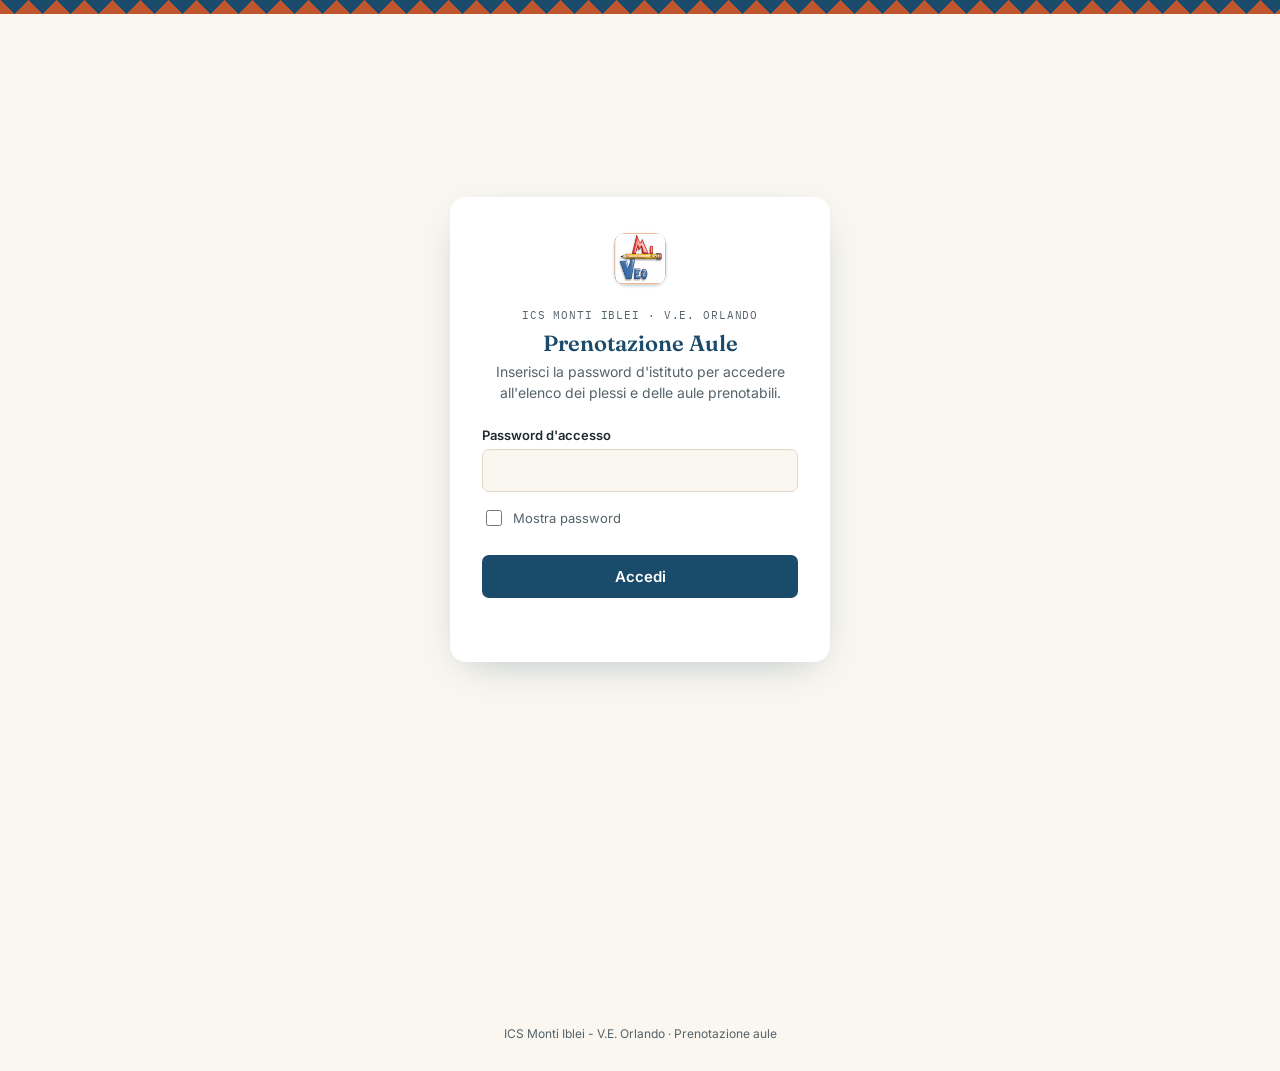
<file: index.html>
<!DOCTYPE html>
<html lang="it">
<head>
<meta charset="UTF-8">
<meta name="viewport" content="width=device-width, initial-scale=1.0">
<title>Prenotazione Aule — ICS Monti Iblei - V.E. Orlando</title>
<link rel="icon" href="icons/favicon.ico" sizes="any">
<link rel="icon" type="image/png" sizes="32x32" href="icons/icon-32.png">
<link rel="icon" type="image/png" sizes="192x192" href="icons/icon-192.png">
<link rel="apple-touch-icon" href="icons/icon-180.png">
<link rel="manifest" href="manifest.json">
<meta name="theme-color" content="#1B4B6B">
<link rel="preconnect" href="https://fonts.googleapis.com">
<link href="https://fonts.googleapis.com/css2?family=Fraunces:wght@500;600;700&family=Inter:wght@400;500;600;700&family=IBM+Plex+Mono:wght@400;500&display=swap" rel="stylesheet">
<link rel="stylesheet" href="style.css">
</head>
<body>

<div class="tile-band" aria-hidden="true"></div>

<header class="app-header hidden" id="app-header">
  <div class="brand">
    <div class="brand-mark"><img src="icons/icon-192.png" alt="Logo ICS Monti Iblei - V.E. Orlando"></div>
    <div class="brand-text">
      <span class="eyebrow">ICS Monti Iblei · V.E. Orlando</span>
      <h1>Prenotazione Aule</h1>
    </div>
  </div>
  <div class="header-actions">
    <button class="btn-logout" id="btn-logout" type="button">Esci</button>
  </div>
</header>

<main>

  <!-- ============================================================ -->
  <!-- VISTA: LOGIN                                                   -->
  <!-- ============================================================ -->
  <section class="view" id="view-login">
    <div class="login-card">
      <div class="brand-mark"><img src="icons/icon-192.png" alt="Logo ICS Monti Iblei - V.E. Orlando"></div>
      <span class="eyebrow">ICS Monti Iblei · V.E. Orlando</span>
      <h2>Prenotazione Aule</h2>
      <p class="sub">Inserisci la password d'istituto per accedere all'elenco dei plessi e delle aule prenotabili.</p>
      <form id="login-form" novalidate>
        <div class="field">
          <label for="login-password">Password d'accesso</label>
          <input type="password" id="login-password" name="password" autocomplete="current-password" required autofocus>
        </div>
        <div class="show-password-row">
          <input type="checkbox" id="login-show-password">
          <label for="login-show-password">Mostra password</label>
        </div>
        <button type="submit" class="btn-primary">Accedi</button>
        <div class="login-error" id="login-error" role="alert"></div>
      </form>
    </div>
  </section>

  <!-- ============================================================ -->
  <!-- VISTA: ELENCO PLESSI                                           -->
  <!-- ============================================================ -->
  <section class="view" id="view-plessi">
    <div class="view-heading">
      <h2>Seleziona un plesso</h2>
      <p>Scegli il plesso per vedere le aule prenotabili e la loro disponibilità.</p>
    </div>
    <div class="card-grid" id="plessi-grid"></div>
  </section>

  <!-- ============================================================ -->
  <!-- VISTA: ELENCO AULE                                             -->
  <!-- ============================================================ -->
  <section class="view" id="view-aule">
    <button type="button" class="btn-back" data-nav="plessi">&larr; Torna ai plessi</button>
    <nav class="crumbs" aria-label="percorso">
      <button type="button" data-nav="plessi">Plessi</button>
      <span class="sep">/</span>
      <span class="current" id="aule-plesso-crumb"></span>
    </nav>
    <div class="view-heading">
      <h2 id="aule-plesso-nome"></h2>
      <p>Scegli l'aula da prenotare. Se disponibile, potrai vedere in anteprima il calendario con gli impegni già fissati.</p>
    </div>
    <div class="card-grid" id="aule-grid"></div>
  </section>

  <!-- ============================================================ -->
  <!-- VISTA: PRENOTAZIONE AULA                                       -->
  <!-- ============================================================ -->
  <section class="view" id="view-prenota">
    <button type="button" class="btn-back" data-nav="aule">&larr; Torna alle aule</button>
    <nav class="crumbs" aria-label="percorso">
      <button type="button" data-nav="plessi">Plessi</button>
      <span class="sep">/</span>
      <button type="button" data-nav="aule" id="prenota-plesso-crumb"></button>
      <span class="sep">/</span>
      <span class="current" id="prenota-aula-crumb"></span>
    </nav>

    <div class="view-heading">
      <h2 id="prenota-aula-nome"></h2>
      <p>Verifica la disponibilità e invia la richiesta di prenotazione all'amministratore digitale.</p>
    </div>

    <!-- Modalità A: link diretto a pagina di pianificazione Google Calendar -->
    <div class="panel" id="prenota-direct-mode">
      <div class="panel-head">
        <h3>Prenota questa aula</h3>
        <span class="badge hidden" id="prenota-capienza-badge-direct"></span>
      </div>
      <div class="form-body" style="text-align:center;">
        <div class="notice" style="text-align:left;">
          <svg width="16" height="16" viewBox="0 0 24 24" fill="none" stroke="currentColor" stroke-width="2"><circle cx="12" cy="12" r="10"/><line x1="12" y1="8" x2="12" y2="12"/><line x1="12" y1="16" x2="12.01" y2="16"/></svg>
          <span>Si aprirà la pagina di Google Calendar dell'aula: lì potrai vedere gli orari liberi e prenotare direttamente, senza bisogno di ulteriori richieste.</span>
        </div>
        <a class="btn-cta" id="prenota-direct-link" href="#" target="_blank" rel="noopener" style="text-decoration:none; display:inline-flex;">
          Apri il calendario e prenota
        </a>
      </div>
    </div>

    <!-- Modalità B/C: anteprima calendario incorporata + modulo di richiesta -->
    <div class="booking-layout" id="prenota-form-mode">

      <!-- Anteprima calendario -->
      <div class="panel">
        <div class="panel-head">
          <h3>Disponibilità</h3>
          <span class="badge hidden" id="prenota-capienza-badge"></span>
        </div>
        <div class="calendar-frame-wrap" id="calendar-frame-wrap"></div>
        <div class="calendar-empty" id="calendar-empty">
          Per questa aula non è ancora stato collegato un calendario Google.
          Puoi comunque inviare la richiesta di prenotazione qui a fianco:
          l'amministratore digitale verificherà la disponibilità.
        </div>
      </div>

      <!-- Modulo di richiesta -->
      <div class="panel">
        <div class="panel-head">
          <h3>Richiedi la prenotazione</h3>
        </div>
        <div class="form-body">

          <div class="notice">
            <svg width="16" height="16" viewBox="0 0 24 24" fill="none" stroke="currentColor" stroke-width="2"><circle cx="12" cy="12" r="10"/><line x1="12" y1="8" x2="12" y2="12"/><line x1="12" y1="16" x2="12.01" y2="16"/></svg>
            <span id="prenota-notice-text"></span>
          </div>

          <form id="booking-form" novalidate>
            <div class="field">
              <label for="bk-nome">Nome e cognome *</label>
              <input type="text" id="bk-nome" required>
            </div>
            <div class="field">
              <label for="bk-classe">Classe / sezione</label>
              <input type="text" id="bk-classe" placeholder="es. 3ª B">
            </div>
            <div class="field">
              <label for="bk-data">Data *</label>
              <input type="date" id="bk-data" required>
            </div>
            <div class="form-row">
              <div class="field">
                <label for="bk-ora-inizio">Ora inizio *</label>
                <input type="time" id="bk-ora-inizio" required value="09:00">
              </div>
              <div class="field">
                <label for="bk-ora-fine">Ora fine *</label>
                <input type="time" id="bk-ora-fine" required value="10:00">
              </div>
            </div>
            <div class="field">
              <label for="bk-motivo">Motivo della prenotazione</label>
              <textarea id="bk-motivo" rows="2" placeholder="es. Attività di laboratorio"></textarea>
            </div>

            <div class="submit-row">
              <button type="submit" class="btn-cta">
                Apri richiesta su Google Calendar
              </button>
              <span class="cta-caption">Si aprirà una nuova scheda: dovrai premere "Salva" per inviare l'invito all'amministratore digitale.</span>
            </div>
            <div class="login-error" id="booking-error" role="alert"></div>
          </form>
        </div>
      </div>

    </div>
  </section>

</main>

<footer class="app-footer">
  ICS Monti Iblei - V.E. Orlando &middot; Prenotazione aule
</footer>

<script src="config.js"></script>
<script src="app.js"></script>
</body>
</html>
</file>
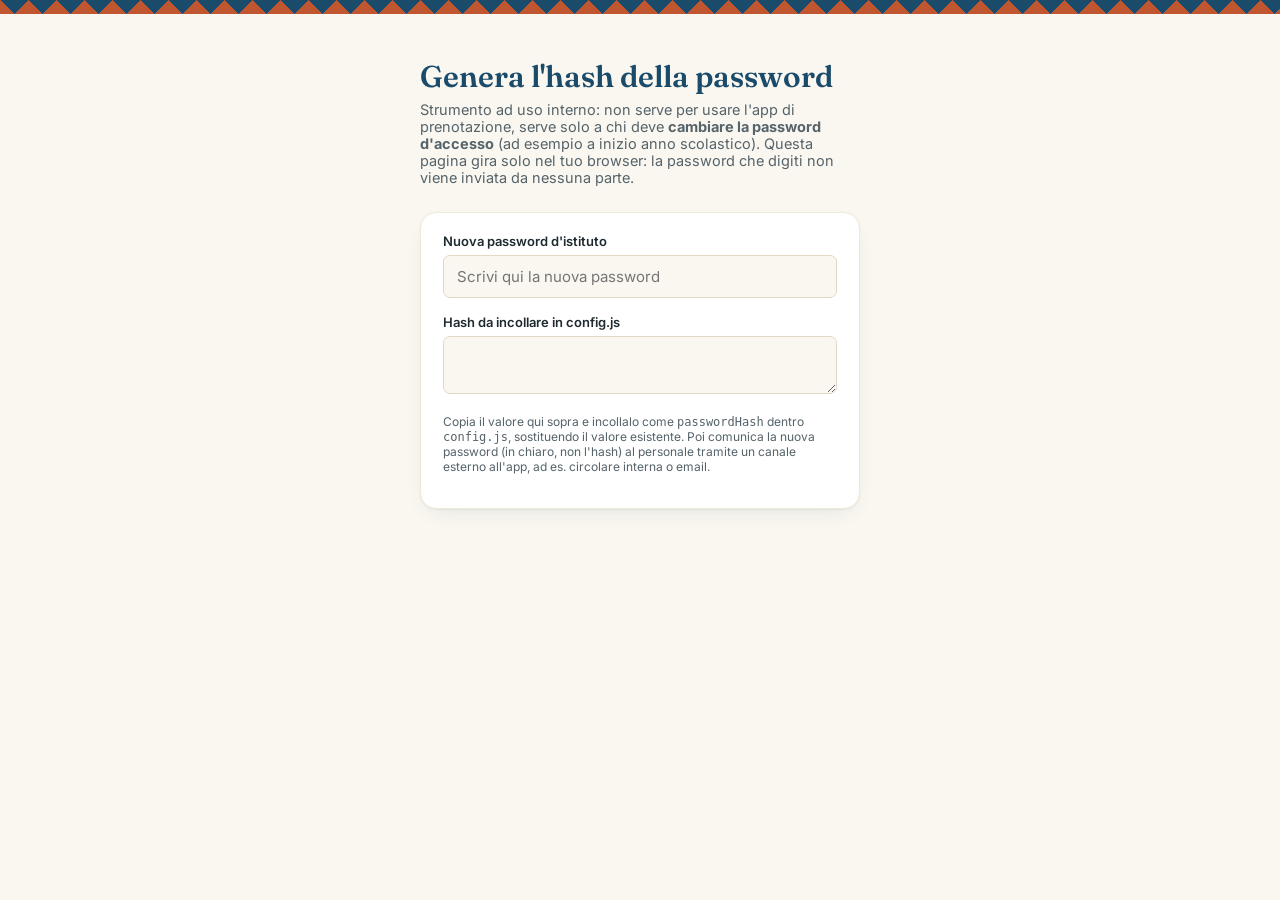
<file: genera-hash.html>
<!DOCTYPE html>
<html lang="it">
<head>
<meta charset="UTF-8">
<meta name="viewport" content="width=device-width, initial-scale=1.0">
<title>Genera hash password — Prenotazione Aule</title>
<link rel="preconnect" href="https://fonts.googleapis.com">
<link href="https://fonts.googleapis.com/css2?family=Fraunces:wght@600&family=Inter:wght@400;500;600&family=IBM+Plex+Mono:wght@400;500&display=swap" rel="stylesheet">
<link rel="stylesheet" href="style.css">
</head>
<body>
<div class="tile-band" aria-hidden="true"></div>
<main style="max-width:520px;">
  <div class="view-heading">
    <h2>Genera l'hash della password</h2>
    <p>
      Strumento ad uso interno: non serve per usare l'app di prenotazione,
      serve solo a chi deve <strong>cambiare la password d'accesso</strong>
      (ad esempio a inizio anno scolastico). Questa pagina gira solo nel tuo
      browser: la password che digiti non viene inviata da nessuna parte.
    </p>
  </div>

  <div class="panel">
    <div class="form-body">
      <div class="field">
        <label for="pwd">Nuova password d'istituto</label>
        <input type="text" id="pwd" placeholder="Scrivi qui la nuova password">
      </div>
      <div class="field">
        <label for="hash">Hash da incollare in config.js</label>
        <textarea id="hash" rows="2" readonly style="font-family: var(--font-mono); font-size: 13px;"></textarea>
      </div>
      <p class="helper">
        Copia il valore qui sopra e incollalo come <code>passwordHash</code>
        dentro <code>config.js</code>, sostituendo il valore esistente.
        Poi comunica la nuova password (in chiaro, non l'hash) al personale
        tramite un canale esterno all'app, ad es. circolare interna o email.
      </p>
    </div>
  </div>
</main>

<script>
async function sha256Hex(text) {
  return sha256(text);
}

function sha256(message) {
  function rightRotate(value, amount) {
    return (value >>> amount) | (value << (32 - amount));
  }

  var mathPow = Math.pow;
  var maxWord = mathPow(2, 32);
  var lengthProperty = "length";
  var i, j;
  var result = "";

  var words = [];
  message = unescape(encodeURIComponent(message));
  var asciiBitLength = message[lengthProperty] * 8;

  var hash = sha256.h = sha256.h || [];
  var k = sha256.k = sha256.k || [];
  var primeCounter = k[lengthProperty];

  var isComposite = {};
  for (var candidate = 2; primeCounter < 64; candidate++) {
    if (!isComposite[candidate]) {
      for (i = 0; i < 313; i += candidate) {
        isComposite[i] = candidate;
      }
      hash[primeCounter] = (mathPow(candidate, 0.5) * maxWord) | 0;
      k[primeCounter++] = (mathPow(candidate, 1 / 3) * maxWord) | 0;
    }
  }

  message += "\x80";
  while (message[lengthProperty] % 64 - 56) message += "\x00";
  for (i = 0; i < message[lengthProperty]; i++) {
    j = message.charCodeAt(i);
    if (j >> 8) return;
    words[i >> 2] |= j << ((3 - i) % 4) * 8;
  }
  words[words[lengthProperty]] = (asciiBitLength / maxWord) | 0;
  words[words[lengthProperty]] = asciiBitLength;

  for (j = 0; j < words[lengthProperty];) {
    var w = words.slice(j, j += 16);
    var oldHash = hash;
    hash = hash.slice(0, 8);

    for (i = 0; i < 64; i++) {
      var w15 = w[i - 15], w2 = w[i - 2];
      var a = hash[0], e = hash[4];
      var temp1 = hash[7]
        + (rightRotate(e, 6) ^ rightRotate(e, 11) ^ rightRotate(e, 25))
        + ((e & hash[5]) ^ ((~e) & hash[6]))
        + k[i]
        + (w[i] = (i < 16) ? w[i] : (
            w[i - 16]
            + (rightRotate(w15, 7) ^ rightRotate(w15, 18) ^ (w15 >>> 3))
            + w[i - 7]
            + (rightRotate(w2, 17) ^ rightRotate(w2, 19) ^ (w2 >>> 10))
          ) | 0
        );
      var temp2 = (rightRotate(a, 2) ^ rightRotate(a, 13) ^ rightRotate(a, 22))
        + ((a & hash[1]) ^ (a & hash[2]) ^ (hash[1] & hash[2]));

      hash = [(temp1 + temp2) | 0].concat(hash);
      hash[4] = (hash[4] + temp1) | 0;
    }

    for (i = 0; i < 8; i++) {
      hash[i] = (hash[i] + oldHash[i]) | 0;
    }
  }

  for (i = 0; i < 8; i++) {
    for (j = 3; j + 1; j--) {
      var b = (hash[i] >> (j * 8)) & 255;
      result += ((b < 16) ? 0 : "") + b.toString(16);
    }
  }
  return result;
}

const pwdInput = document.getElementById("pwd");
const hashBox = document.getElementById("hash");

pwdInput.addEventListener("input", async () => {
  if (!pwdInput.value) {
    hashBox.value = "";
    return;
  }
  hashBox.value = await sha256Hex(pwdInput.value);
});
</script>
</body>
</html>
</file>
<file: style.css>
/* ============================================================
   ICS Monti Iblei - V.E. Orlando — Prenotazione Aule
   Sistema di design: ceramica siciliana (maiolica di Caltagirone)
   applicata a un'interfaccia amministrativa sobria.
   ============================================================ */

:root {
  /* Colore */
  --blue-deep:   #1B4B6B; /* blu maiolica, primario */
  --blue-mid:    #2D6E8E; /* blu secondario, hover */
  --sun-yellow:  #E8A93A; /* giallo maiolica, accento */
  --terracotta:  #C0562F; /* terracotta, accento CTA, uso limitato */
  --cream:       #FAF7F0; /* sfondo caldo */
  --cream-panel: #FFFFFF; /* pannelli/carte */
  --ink:         #1F2A30; /* testo primario */
  --ink-soft:    #55636A; /* testo secondario */
  --line:        #E1D9C6; /* divisori */
  --line-soft:   #EFE9DA;
  --danger:      #B3402A;
  --success:     #2F7A4F;

  /* Tipografia */
  --font-display: "Fraunces", Georgia, serif;
  --font-body: "Inter", -apple-system, BlinkMacSystemFont, "Segoe UI", sans-serif;
  --font-mono: "IBM Plex Mono", "SFMono-Regular", Menlo, monospace;

  /* Layout */
  --radius-lg: 16px;
  --radius-md: 10px;
  --radius-sm: 7px;
  --shadow-card: 0 1px 2px rgba(27,75,107,0.06), 0 8px 24px -12px rgba(27,75,107,0.18);
  --shadow-pop: 0 12px 40px -16px rgba(27,75,107,0.35);
  --maxw: 1080px;
}

@media (prefers-reduced-motion: reduce) {
  * { animation-duration: 0.001ms !important; animation-iteration-count: 1 !important; transition-duration: 0.001ms !important; }
}

* { box-sizing: border-box; }

html, body {
  margin: 0;
  padding: 0;
  background: var(--cream);
  color: var(--ink);
  font-family: var(--font-body);
  min-height: 100vh;
}

body {
  display: flex;
  flex-direction: column;
}

h1, h2, h3 {
  font-family: var(--font-display);
  font-weight: 600;
  color: var(--blue-deep);
  margin: 0;
}

a { color: var(--blue-mid); }

button {
  font-family: var(--font-body);
  cursor: pointer;
}

button:focus-visible,
a:focus-visible,
input:focus-visible,
select:focus-visible,
textarea:focus-visible {
  outline: 3px solid var(--sun-yellow);
  outline-offset: 2px;
}

/* ---------- Motivo maiolica (elemento firma) ---------- */

.tile-band {
  height: 14px;
  width: 100%;
  background-image:
    linear-gradient(135deg, var(--blue-deep) 25%, transparent 25%),
    linear-gradient(225deg, var(--blue-deep) 25%, transparent 25%),
    linear-gradient(45deg, var(--sun-yellow) 25%, transparent 25%),
    linear-gradient(315deg, var(--sun-yellow) 25%, transparent 25%);
  background-position: 14px 0, 14px 0, 0 0, 0 0;
  background-size: 28px 28px;
  background-repeat: repeat-x;
  background-color: var(--terracotta);
  flex-shrink: 0;
}

/* ---------- Header applicativo ---------- */

.app-header {
  display: flex;
  align-items: center;
  justify-content: space-between;
  gap: 16px;
  padding: 18px clamp(16px, 4vw, 40px);
  border-bottom: 1px solid var(--line);
  background: var(--cream-panel);
}

.app-header .brand {
  display: flex;
  align-items: center;
  gap: 12px;
}

.brand-mark {
  width: 38px;
  height: 38px;
  border-radius: 9px;
  display: flex;
  align-items: center;
  justify-content: center;
  flex-shrink: 0;
  overflow: hidden;
  box-shadow: 0 1px 3px rgba(27,75,107,0.25);
}

.brand-mark img {
  width: 100%;
  height: 100%;
  object-fit: cover;
  display: block;
}

.brand-text .eyebrow {
  font-family: var(--font-mono);
  font-size: 11px;
  letter-spacing: 0.08em;
  text-transform: uppercase;
  color: var(--ink-soft);
  display: block;
}

.brand-text h1 {
  font-size: 19px;
  line-height: 1.2;
}

.header-actions {
  display: flex;
  align-items: center;
  gap: 10px;
}

.btn-logout {
  background: transparent;
  border: 1px solid var(--line);
  color: var(--ink-soft);
  padding: 8px 14px;
  border-radius: var(--radius-sm);
  font-size: 13px;
  transition: border-color .15s ease, color .15s ease;
}
.btn-logout:hover { border-color: var(--blue-mid); color: var(--blue-deep); }

/* ---------- Contenitore principale ---------- */

main {
  flex: 1;
  width: 100%;
  max-width: var(--maxw);
  margin: 0 auto;
  padding: clamp(20px, 4vw, 44px) clamp(16px, 4vw, 40px) 64px;
}

.view { display: none; }
.view.active { display: block; animation: rise .35s ease both; }

@keyframes rise {
  from { opacity: 0; transform: translateY(8px); }
  to   { opacity: 1; transform: translateY(0); }
}

/* ---------- Schermata di accesso ---------- */

#view-login {
  min-height: calc(100vh - 14px);
  align-items: center;
  justify-content: center;
  padding: 24px;
}

#view-login.active {
  display: flex;
}

.login-card {
  width: 100%;
  max-width: 380px;
  background: var(--cream-panel);
  border-radius: var(--radius-lg);
  box-shadow: var(--shadow-pop);
  padding: 36px 32px 32px;
  text-align: center;
  transform: translateY(-8vh);
}

@media (max-height: 640px) {
  .login-card {
    transform: translateY(-2vh);
  }
}

.login-card .brand-mark {
  margin: 0 auto 18px;
  width: 52px;
  height: 52px;
  border-radius: 12px;
}

.login-card .eyebrow {
  font-family: var(--font-mono);
  font-size: 11px;
  letter-spacing: 0.08em;
  text-transform: uppercase;
  color: var(--ink-soft);
}

.login-card h2 {
  font-size: 22px;
  margin: 6px 0 4px;
}

.login-card p.sub {
  color: var(--ink-soft);
  font-size: 14px;
  margin: 0 0 24px;
  line-height: 1.5;
}

.field {
  text-align: left;
  margin-bottom: 16px;
}

.show-password-row {
  display: flex;
  align-items: center;
  gap: 8px;
  text-align: left;
  margin: -1px 0 18px;
}

.show-password-row input[type="checkbox"] {
  width: 16px;
  height: 16px;
  accent-color: var(--blue-deep);
  cursor: pointer;
  flex-shrink: 0;
}

.show-password-row label {
  font-size: 13px;
  color: var(--ink-soft);
  cursor: pointer;
  user-select: none;
}

.field label {
  display: block;
  font-size: 13px;
  font-weight: 600;
  color: var(--ink);
  margin-bottom: 6px;
}

.field input[type="password"],
.field input[type="text"],
.field input[type="date"],
.field input[type="time"],
.field select,
.field textarea {
  width: 100%;
  padding: 11px 13px;
  border-radius: var(--radius-sm);
  border: 1.5px solid var(--line);
  background: var(--cream);
  font-family: var(--font-body);
  font-size: 15px;
  color: var(--ink);
  transition: border-color .15s ease, background .15s ease;
}

.field input:focus,
.field select:focus,
.field textarea:focus {
  border-color: var(--blue-mid);
  background: var(--cream-panel);
}

.btn-primary {
  width: 100%;
  padding: 12px 16px;
  border: none;
  border-radius: var(--radius-sm);
  background: var(--blue-deep);
  color: #fff;
  font-weight: 600;
  font-size: 15px;
  margin-top: 8px;
  transition: background .15s ease, transform .1s ease;
}
.btn-primary:hover { background: var(--blue-mid); }
.btn-primary:active { transform: scale(0.99); }

.login-error {
  margin-top: 14px;
  font-size: 13px;
  color: var(--danger);
  min-height: 18px;
}

/* ---------- Breadcrumb / navigazione ---------- */

.crumbs {
  display: flex;
  align-items: center;
  flex-wrap: wrap;
  gap: 6px;
  font-size: 13px;
  color: var(--ink-soft);
  margin-bottom: 22px;
  font-family: var(--font-mono);
}

.btn-back {
  display: inline-flex;
  align-items: center;
  gap: 6px;
  background: var(--cream-panel);
  border: 1.5px solid var(--line);
  color: var(--blue-deep);
  font-family: var(--font-body);
  font-weight: 600;
  font-size: 13.5px;
  padding: 8px 14px 8px 12px;
  border-radius: 100px;
  margin-bottom: 16px;
  transition: border-color .15s ease, background .15s ease, transform .1s ease;
}
.btn-back:hover { border-color: var(--blue-mid); background: var(--cream); }
.btn-back:active { transform: scale(0.98); }

.crumbs button {
  background: none;
  border: none;
  color: var(--blue-mid);
  font-family: var(--font-mono);
  font-size: 13px;
  padding: 2px 4px;
}
.crumbs button:hover { text-decoration: underline; }
.crumbs .sep { color: var(--line); }
.crumbs .current { color: var(--ink); }

.view-heading {
  margin-bottom: 26px;
}

.view-heading h2 {
  font-size: clamp(24px, 3vw, 30px);
  margin-bottom: 6px;
}

.view-heading p {
  color: var(--ink-soft);
  font-size: 14.5px;
  margin: 0;
  max-width: 60ch;
}

/* ---------- Griglie di carte ---------- */

.card-grid {
  display: grid;
  grid-template-columns: repeat(auto-fill, minmax(240px, 1fr));
  gap: 16px;
}

.card {
  position: relative;
  background: var(--cream-panel);
  border: 1px solid var(--line-soft);
  border-radius: var(--radius-lg);
  padding: 22px;
  text-align: left;
  box-shadow: var(--shadow-card);
  cursor: pointer;
  transition: transform .15s ease, box-shadow .15s ease, border-color .15s ease;
  overflow: hidden;
}

.card::before {
  content: "";
  position: absolute;
  top: 0; left: 0;
  width: 100%;
  height: 5px;
  background: linear-gradient(90deg, var(--blue-deep), var(--sun-yellow) 50%, var(--terracotta));
  opacity: 0;
  transition: opacity .15s ease;
}

.card:hover {
  transform: translateY(-3px);
  box-shadow: var(--shadow-pop);
  border-color: transparent;
}
.card:hover::before { opacity: 1; }

.card h3 {
  font-size: 18px;
  margin-bottom: 6px;
}

.card p {
  font-size: 13.5px;
  color: var(--ink-soft);
  margin: 0 0 12px;
  line-height: 1.5;
}

.card .meta {
  display: flex;
  gap: 8px;
  flex-wrap: wrap;
}

.badge {
  display: inline-flex;
  align-items: center;
  gap: 5px;
  font-family: var(--font-mono);
  font-size: 11.5px;
  letter-spacing: 0.02em;
  padding: 4px 9px;
  border-radius: 100px;
  background: var(--cream);
  border: 1px solid var(--line);
  color: var(--ink-soft);
}

.card .go {
  margin-top: 14px;
  font-size: 13px;
  font-weight: 600;
  color: var(--blue-deep);
  display: flex;
  align-items: center;
  gap: 4px;
}
.card:hover .go { color: var(--terracotta); }

/* ---------- Vista aula / prenotazione ---------- */

.booking-layout {
  display: grid;
  grid-template-columns: 1.1fr 1fr;
  gap: 22px;
  align-items: start;
}

@media (max-width: 800px) {
  .booking-layout { grid-template-columns: 1fr; }
}

.panel {
  background: var(--cream-panel);
  border: 1px solid var(--line-soft);
  border-radius: var(--radius-lg);
  box-shadow: var(--shadow-card);
  overflow: hidden;
}

.panel-head {
  padding: 16px 20px;
  border-bottom: 1px solid var(--line-soft);
  display: flex;
  align-items: center;
  justify-content: space-between;
}

.panel-head h3 {
  font-size: 15.5px;
  font-family: var(--font-body);
  font-weight: 700;
  color: var(--ink);
}

.panel-head .badge { font-size: 11px; }

.calendar-frame-wrap {
  position: relative;
  width: 100%;
  aspect-ratio: 4 / 5;
  background: var(--cream);
}

.calendar-frame-wrap iframe {
  position: absolute;
  inset: 0;
  width: 100%;
  height: 100%;
  border: none;
}

.calendar-empty {
  padding: 26px 20px;
  font-size: 13.5px;
  color: var(--ink-soft);
  line-height: 1.6;
}

.form-body { padding: 20px 22px 22px; }

.form-row {
  display: grid;
  grid-template-columns: 1fr 1fr;
  gap: 12px;
}

.helper {
  font-size: 12px;
  color: var(--ink-soft);
  margin-top: 5px;
}

.notice {
  display: flex;
  gap: 10px;
  align-items: flex-start;
  background: #FBF3E4;
  border: 1px solid #EBD9AE;
  border-radius: var(--radius-sm);
  padding: 12px 14px;
  font-size: 12.8px;
  color: #6B4E1D;
  line-height: 1.55;
  margin-bottom: 18px;
}

.notice svg { flex-shrink: 0; margin-top: 1px; }

.submit-row {
  margin-top: 20px;
  display: flex;
  flex-direction: column;
  gap: 8px;
}

.btn-cta {
  width: 100%;
  padding: 13px 16px;
  border: none;
  border-radius: var(--radius-sm);
  background: var(--terracotta);
  color: #fff;
  font-weight: 700;
  font-size: 15px;
  display: flex;
  align-items: center;
  justify-content: center;
  gap: 8px;
  transition: background .15s ease, transform .1s ease;
}
.btn-cta:hover { background: #A5461F; }
.btn-cta:active { transform: scale(0.99); }
.btn-cta:disabled { opacity: 0.5; cursor: not-allowed; }

.cta-caption {
  text-align: center;
  font-size: 11.5px;
  color: var(--ink-soft);
}

/* ---------- Footer ---------- */

.app-footer {
  text-align: center;
  font-size: 12px;
  color: var(--ink-soft);
  padding: 18px 20px 30px;
}

.app-footer a { color: var(--ink-soft); }

/* ---------- Utility ---------- */

.hidden { display: none !important; }

.empty-state {
  text-align: center;
  padding: 60px 20px;
  color: var(--ink-soft);
}
</file>
